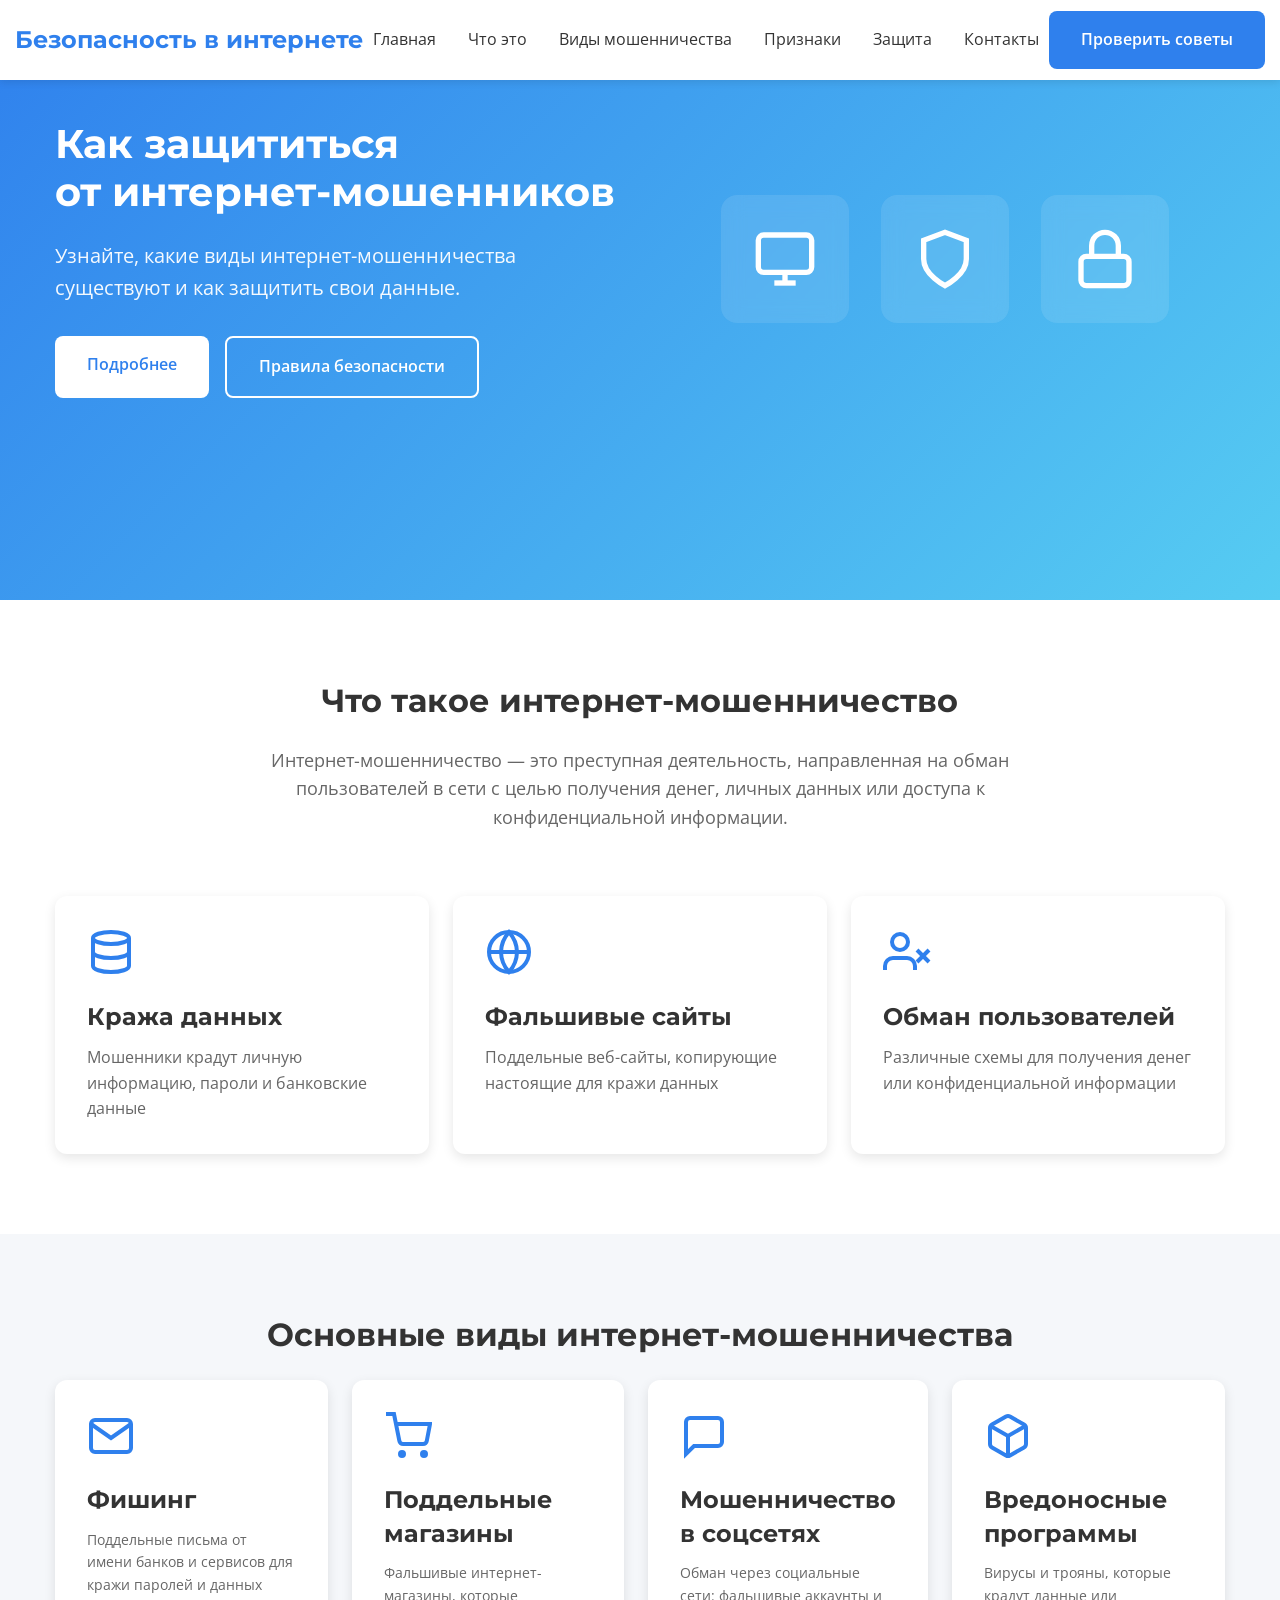
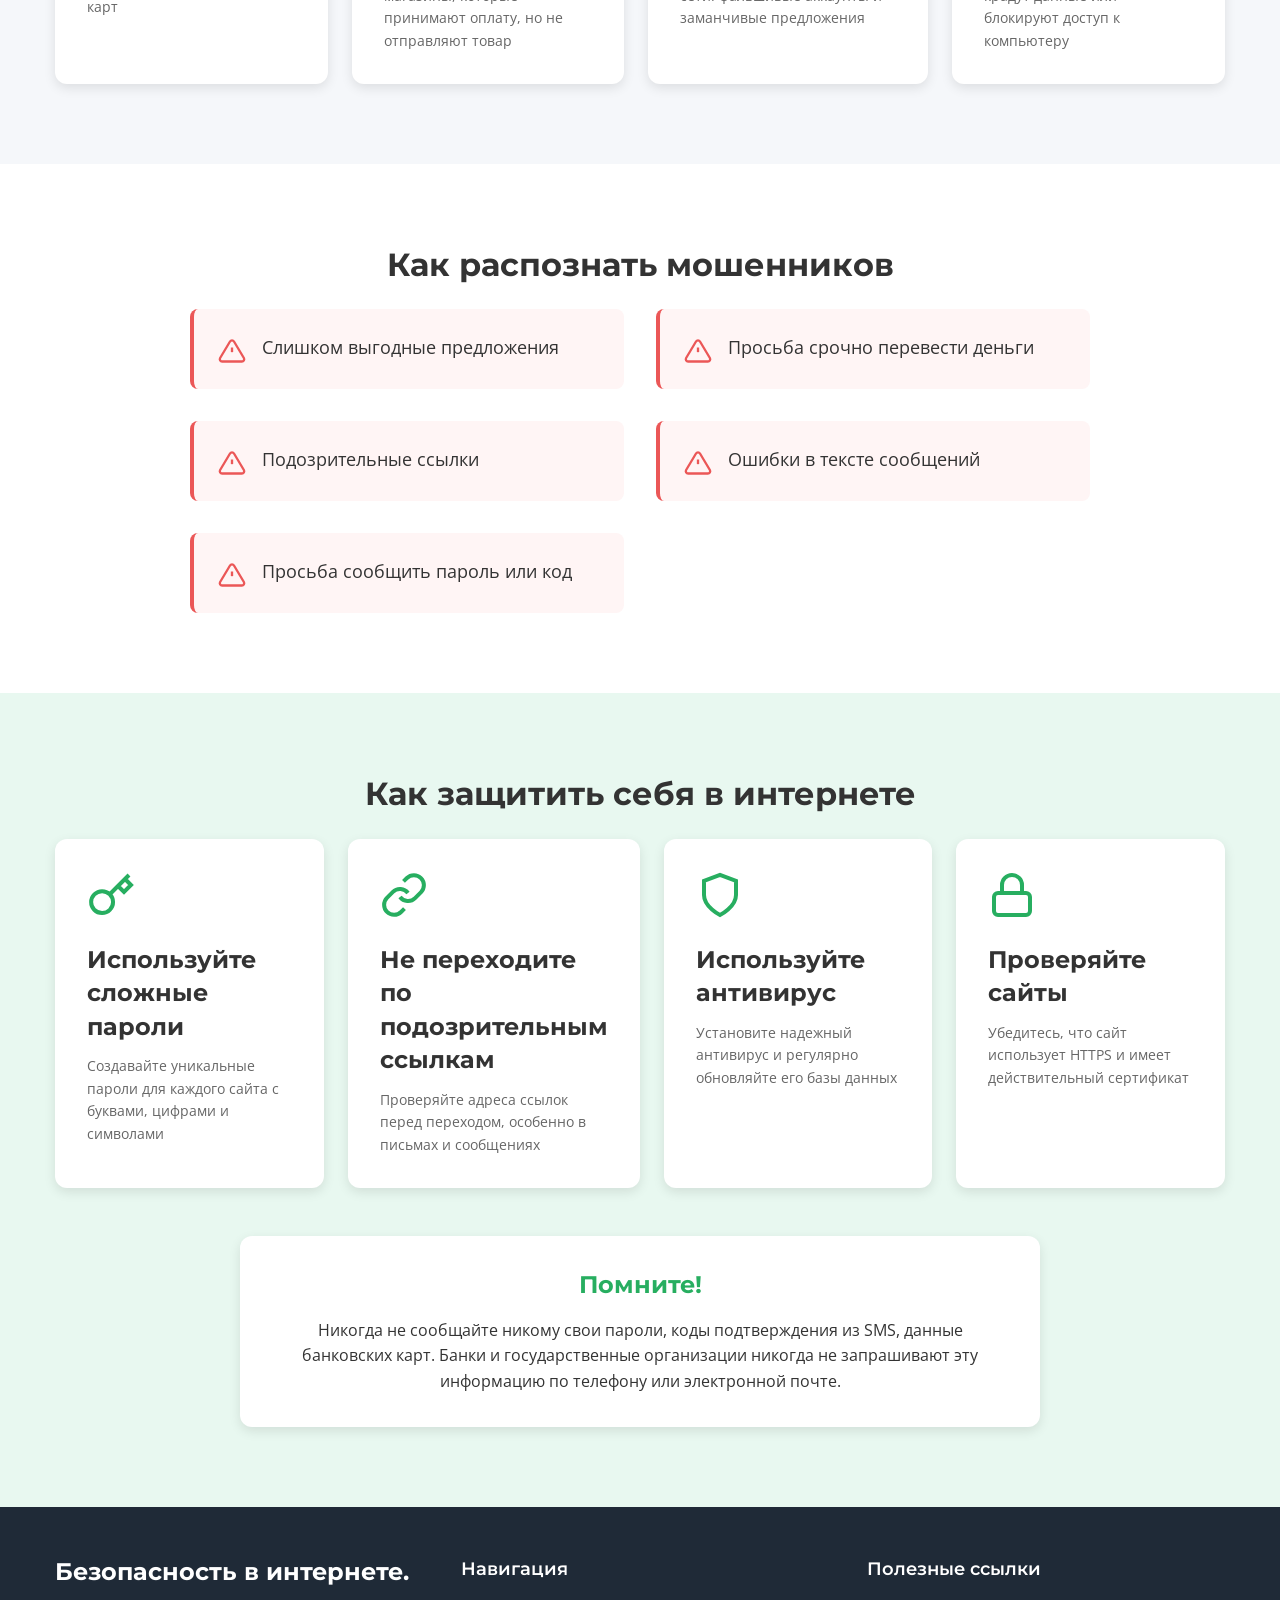
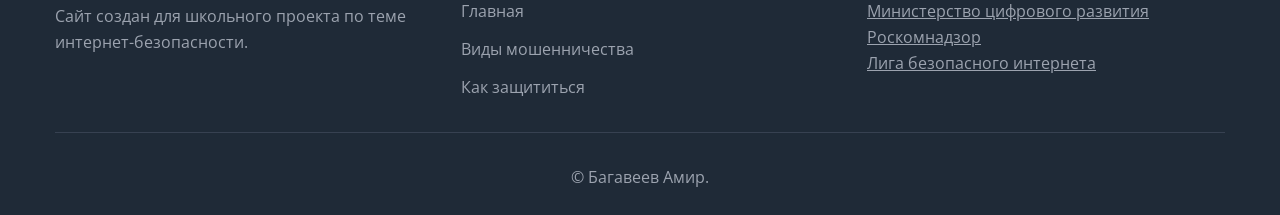
<file: index.html>
<!DOCTYPE html>
<html lang="ru">
<head>
    <meta charset="UTF-8">
    <meta name="viewport" content="width=device-width, initial-scale=1.0">
    <title>Безопасность в сети интернет. Защита от мошенников.</title>
    <link rel="stylesheet" href="styles.css">
    <link href="https://fonts.googleapis.com/css2?family=Montserrat:wght@700&family=Open+Sans:wght@400;600&display=swap" rel="stylesheet">
</head>
<body>
    <!-- Header -->
    <header class="header" id="header">
        <div class="container">
            <div class="logo">Безопасность в интернете</div>
            <nav class="nav" id="nav">
                <a href="#hero" class="nav-link">Главная</a>
                <a href="#about" class="nav-link">Что это</a>
                <a href="#types" class="nav-link">Виды мошенничества</a>
                <a href="#signs" class="nav-link">Признаки</a>
                <a href="#protection" class="nav-link">Защита</a>
                <a href="#footer" class="nav-link">Контакты</a>
            </nav>
            <a href="#protection" class="btn btn-primary desktop-only">Проверить советы</a>
            <button class="burger-menu" id="burgerMenu" aria-label="Меню">
                <span></span>
                <span></span>
                <span></span>
            </button>
        </div>
    </header>

    <!-- Mobile Menu -->
    <div class="mobile-menu" id="mobileMenu">
        <nav class="mobile-nav">
            <a href="#hero" class="mobile-nav-link">Главная</a>
            <a href="#about" class="mobile-nav-link">Что это</a>
            <a href="#types" class="mobile-nav-link">Виды мошенничества</a>
            <a href="#signs" class="mobile-nav-link">Признаки</a>
            <a href="#protection" class="mobile-nav-link">Защита</a>
            <a href="#footer" class="mobile-nav-link">Контакты</a>
            <a href="#protection" class="btn btn-primary mobile-cta">Проверить советы</a>
        </nav>
    </div>

    <!-- Hero Section -->
    <section id="hero" class="hero">
        <div class="container">
            <div class="hero-content">
                <div class="hero-text">
                    <h1>Как защититься<br>от интернет-мошенников</h1>
                    <p class="hero-subtitle">Узнайте, какие виды интернет-мошенничества существуют и как защитить свои данные.</p>
                    <div class="hero-buttons">
                        <a href="#about" class="btn btn-white">Подробнее</a>
                        <a href="#protection" class="btn btn-outline">Правила безопасности</a>
                    </div>
                </div>
                <div class="hero-illustration">
                    <div class="icon-grid">
                        <div class="icon-box">
                            <svg width="64" height="64" viewBox="0 0 24 24" fill="none" stroke="currentColor" stroke-width="2">
                                <rect x="2" y="3" width="20" height="14" rx="2" ry="2"></rect>
                                <line x1="8" y1="21" x2="16" y2="21"></line>
                                <line x1="12" y1="17" x2="12" y2="21"></line>
                            </svg>
                        </div>
                        <div class="icon-box">
                            <svg width="64" height="64" viewBox="0 0 24 24" fill="none" stroke="currentColor" stroke-width="2">
                                <path d="M12 22s8-4 8-10V5l-8-3-8 3v7c0 6 8 10 8 10z"></path>
                            </svg>
                        </div>
                        <div class="icon-box">
                            <svg width="64" height="64" viewBox="0 0 24 24" fill="none" stroke="currentColor" stroke-width="2">
                                <rect x="3" y="11" width="18" height="11" rx="2" ry="2"></rect>
                                <path d="M7 11V7a5 5 0 0 1 10 0v4"></path>
                            </svg>
                        </div>
                    </div>
                </div>
            </div>
        </div>
    </section>

    <!-- About Section -->
    <section id="about" class="section section-white">
        <div class="container">
            <h2 class="section-title">Что такое интернет-мошенничество</h2>
            <p class="section-description">
                Интернет-мошенничество — это преступная деятельность, направленная на обман пользователей в сети 
                с целью получения денег, личных данных или доступа к конфиденциальной информации.
            </p>
            <div class="cards-grid three-col">
                <div class="card">
                    <div class="card-icon">
                        <svg width="48" height="48" viewBox="0 0 24 24" fill="none" stroke="currentColor" stroke-width="2">
                            <ellipse cx="12" cy="5" rx="9" ry="3"></ellipse>
                            <path d="M21 12c0 1.66-4 3-9 3s-9-1.34-9-3"></path>
                            <path d="M3 5v14c0 1.66 4 3 9 3s9-1.34 9-3V5"></path>
                        </svg>
                    </div>
                    <h3 class="card-title">Кража данных</h3>
                    <p class="card-text">Мошенники крадут личную информацию, пароли и банковские данные</p>
                </div>
                <div class="card">
                    <div class="card-icon">
                        <svg width="48" height="48" viewBox="0 0 24 24" fill="none" stroke="currentColor" stroke-width="2">
                            <circle cx="12" cy="12" r="10"></circle>
                            <line x1="2" y1="12" x2="22" y2="12"></line>
                            <path d="M12 2a15.3 15.3 0 0 1 4 10 15.3 15.3 0 0 1-4 10 15.3 15.3 0 0 1-4-10 15.3 15.3 0 0 1 4-10z"></path>
                        </svg>
                    </div>
                    <h3 class="card-title">Фальшивые сайты</h3>
                    <p class="card-text">Поддельные веб-сайты, копирующие настоящие для кражи данных</p>
                </div>
                <div class="card">
                    <div class="card-icon">
                        <svg width="48" height="48" viewBox="0 0 24 24" fill="none" stroke="currentColor" stroke-width="2">
                            <path d="M16 21v-2a4 4 0 0 0-4-4H5a4 4 0 0 0-4 4v2"></path>
                            <circle cx="8.5" cy="7" r="4"></circle>
                            <line x1="23" y1="11" x2="17" y2="17"></line>
                            <line x1="17" y1="11" x2="23" y2="17"></line>
                        </svg>
                    </div>
                    <h3 class="card-title">Обман пользователей</h3>
                    <p class="card-text">Различные схемы для получения денег или конфиденциальной информации</p>
                </div>
            </div>
        </div>
    </section>

    <!-- Types Section -->
    <section id="types" class="section section-gray">
        <div class="container">
            <h2 class="section-title">Основные виды интернет-мошенничества</h2>
            <div class="cards-grid four-col">
                <div class="card card-hover">
                    <div class="card-icon">
                        <svg width="48" height="48" viewBox="0 0 24 24" fill="none" stroke="currentColor" stroke-width="2">
                            <path d="M4 4h16c1.1 0 2 .9 2 2v12c0 1.1-.9 2-2 2H4c-1.1 0-2-.9-2-2V6c0-1.1.9-2 2-2z"></path>
                            <polyline points="22,6 12,13 2,6"></polyline>
                        </svg>
                    </div>
                    <h3 class="card-title">Фишинг</h3>
                    <p class="card-text small">Поддельные письма от имени банков и сервисов для кражи паролей и данных карт</p>
                </div>
                <div class="card card-hover">
                    <div class="card-icon">
                        <svg width="48" height="48" viewBox="0 0 24 24" fill="none" stroke="currentColor" stroke-width="2">
                            <circle cx="9" cy="21" r="1"></circle>
                            <circle cx="20" cy="21" r="1"></circle>
                            <path d="M1 1h4l2.68 13.39a2 2 0 0 0 2 1.61h9.72a2 2 0 0 0 2-1.61L23 6H6"></path>
                        </svg>
                    </div>
                    <h3 class="card-title">Поддельные магазины</h3>
                    <p class="card-text small">Фальшивые интернет-магазины, которые принимают оплату, но не отправляют товар</p>
                </div>
                <div class="card card-hover">
                    <div class="card-icon">
                        <svg width="48" height="48" viewBox="0 0 24 24" fill="none" stroke="currentColor" stroke-width="2">
                            <path d="M21 15a2 2 0 0 1-2 2H7l-4 4V5a2 2 0 0 1 2-2h14a2 2 0 0 1 2 2z"></path>
                        </svg>
                    </div>
                    <h3 class="card-title">Мошенничество в соцсетях</h3>
                    <p class="card-text small">Обман через социальные сети: фальшивые аккаунты и заманчивые предложения</p>
                </div>
                <div class="card card-hover">
                    <div class="card-icon">
                        <svg width="48" height="48" viewBox="0 0 24 24" fill="none" stroke="currentColor" stroke-width="2">
                            <path d="M21 16V8a2 2 0 0 0-1-1.73l-7-4a2 2 0 0 0-2 0l-7 4A2 2 0 0 0 3 8v8a2 2 0 0 0 1 1.73l7 4a2 2 0 0 0 2 0l7-4A2 2 0 0 0 21 16z"></path>
                            <polyline points="3.27 6.96 12 12.01 20.73 6.96"></polyline>
                            <line x1="12" y1="22.08" x2="12" y2="12"></line>
                        </svg>
                    </div>
                    <h3 class="card-title">Вредоносные программы</h3>
                    <p class="card-text small">Вирусы и трояны, которые крадут данные или блокируют доступ к компьютеру</p>
                </div>
            </div>
        </div>
    </section>

    <!-- Signs Section -->
    <section id="signs" class="section section-white">
        <div class="container">
            <h2 class="section-title">Как распознать мошенников</h2>
            <div class="warning-grid">
                <div class="warning-card">
                    <svg width="28" height="28" viewBox="0 0 24 24" fill="none" stroke="currentColor" stroke-width="2">
                        <path d="M10.29 3.86L1.82 18a2 2 0 0 0 1.71 3h16.94a2 2 0 0 0 1.71-3L13.71 3.86a2 2 0 0 0-3.42 0z"></path>
                        <line x1="12" y1="9" x2="12" y2="13"></line>
                        <line x1="12" y1="17" x2="12.01" y2="17"></line>
                    </svg>
                    <p>Слишком выгодные предложения</p>
                </div>
                <div class="warning-card">
                    <svg width="28" height="28" viewBox="0 0 24 24" fill="none" stroke="currentColor" stroke-width="2">
                        <path d="M10.29 3.86L1.82 18a2 2 0 0 0 1.71 3h16.94a2 2 0 0 0 1.71-3L13.71 3.86a2 2 0 0 0-3.42 0z"></path>
                        <line x1="12" y1="9" x2="12" y2="13"></line>
                        <line x1="12" y1="17" x2="12.01" y2="17"></line>
                    </svg>
                    <p>Просьба срочно перевести деньги</p>
                </div>
                <div class="warning-card">
                    <svg width="28" height="28" viewBox="0 0 24 24" fill="none" stroke="currentColor" stroke-width="2">
                        <path d="M10.29 3.86L1.82 18a2 2 0 0 0 1.71 3h16.94a2 2 0 0 0 1.71-3L13.71 3.86a2 2 0 0 0-3.42 0z"></path>
                        <line x1="12" y1="9" x2="12" y2="13"></line>
                        <line x1="12" y1="17" x2="12.01" y2="17"></line>
                    </svg>
                    <p>Подозрительные ссылки</p>
                </div>
                <div class="warning-card">
                    <svg width="28" height="28" viewBox="0 0 24 24" fill="none" stroke="currentColor" stroke-width="2">
                        <path d="M10.29 3.86L1.82 18a2 2 0 0 0 1.71 3h16.94a2 2 0 0 0 1.71-3L13.71 3.86a2 2 0 0 0-3.42 0z"></path>
                        <line x1="12" y1="9" x2="12" y2="13"></line>
                        <line x1="12" y1="17" x2="12.01" y2="17"></line>
                    </svg>
                    <p>Ошибки в тексте сообщений</p>
                </div>
                <div class="warning-card">
                    <svg width="28" height="28" viewBox="0 0 24 24" fill="none" stroke="currentColor" stroke-width="2">
                        <path d="M10.29 3.86L1.82 18a2 2 0 0 0 1.71 3h16.94a2 2 0 0 0 1.71-3L13.71 3.86a2 2 0 0 0-3.42 0z"></path>
                        <line x1="12" y1="9" x2="12" y2="13"></line>
                        <line x1="12" y1="17" x2="12.01" y2="17"></line>
                    </svg>
                    <p>Просьба сообщить пароль или код</p>
                </div>
            </div>
        </div>
    </section>

    <!-- Protection Section -->
    <section id="protection" class="section section-green">
        <div class="container">
            <h2 class="section-title">Как защитить себя в интернете</h2>
            <div class="cards-grid four-col">
                <div class="card card-hover">
                    <div class="card-icon green">
                        <svg width="48" height="48" viewBox="0 0 24 24" fill="none" stroke="currentColor" stroke-width="2">
                            <path d="M21 2l-2 2m-7.61 7.61a5.5 5.5 0 1 1-7.778 7.778 5.5 5.5 0 0 1 7.777-7.777zm0 0L15.5 7.5m0 0l3 3L22 7l-3-3m-3.5 3.5L19 4"></path>
                        </svg>
                    </div>
                    <h3 class="card-title">Используйте сложные пароли</h3>
                    <p class="card-text small">Создавайте уникальные пароли для каждого сайта с буквами, цифрами и символами</p>
                </div>
                <div class="card card-hover">
                    <div class="card-icon green">
                        <svg width="48" height="48" viewBox="0 0 24 24" fill="none" stroke="currentColor" stroke-width="2">
                            <path d="M10 13a5 5 0 0 0 7.54.54l3-3a5 5 0 0 0-7.07-7.07l-1.72 1.71"></path>
                            <path d="M14 11a5 5 0 0 0-7.54-.54l-3 3a5 5 0 0 0 7.07 7.07l1.71-1.71"></path>
                        </svg>
                    </div>
                    <h3 class="card-title">Не переходите по подозрительным ссылкам</h3>
                    <p class="card-text small">Проверяйте адреса ссылок перед переходом, особенно в письмах и сообщениях</p>
                </div>
                <div class="card card-hover">
                    <div class="card-icon green">
                        <svg width="48" height="48" viewBox="0 0 24 24" fill="none" stroke="currentColor" stroke-width="2">
                            <path d="M12 22s8-4 8-10V5l-8-3-8 3v7c0 6 8 10 8 10z"></path>
                        </svg>
                    </div>
                    <h3 class="card-title">Используйте антивирус</h3>
                    <p class="card-text small">Установите надежный антивирус и регулярно обновляйте его базы данных</p>
                </div>
                <div class="card card-hover">
                    <div class="card-icon green">
                        <svg width="48" height="48" viewBox="0 0 24 24" fill="none" stroke="currentColor" stroke-width="2">
                            <rect x="3" y="11" width="18" height="11" rx="2" ry="2"></rect>
                            <path d="M7 11V7a5 5 0 0 1 10 0v4"></path>
                        </svg>
                    </div>
                    <h3 class="card-title">Проверяйте сайты</h3>
                    <p class="card-text small">Убедитесь, что сайт использует HTTPS и имеет действительный сертификат</p>
                </div>
            </div>
            <div class="reminder-box">
                <h3 class="reminder-title">Помните!</h3>
                <p class="reminder-text">
                    Никогда не сообщайте никому свои пароли, коды подтверждения из SMS, 
                    данные банковских карт. Банки и государственные организации никогда не запрашивают 
                    эту информацию по телефону или электронной почте.
                </p>
            </div>
        </div>
    </section>

    <!-- Footer -->
    <footer id="footer" class="footer">
        <div class="container">
            <div class="footer-content">
                <div class="footer-col">
                    <h3 class="footer-title">Безопасность в интернете.</h3>
                    <p class="footer-text">Сайт создан для школьного проекта по теме интернет-безопасности.</p>
                </div>
                <div class="footer-col">
                    <h4 class="footer-subtitle">Навигация</h4>
                    <nav class="footer-nav">
                        <a href="#hero" class="footer-link">Главная</a>
                        <a href="#types" class="footer-link">Виды мошенничества</a>
                        <a href="#protection" class="footer-link">Как защититься</a>
                    </nav>
                </div>
                <div class="footer-col">
                    <h4 class="footer-subtitle">Полезные ссылки</h4>
                        <a href="https://digital.gov.ru" class="footer-list-item">Министерство цифрового развития</a>
                        <a href="https://rkn.gov.ru" class="footer-list-item">Роскомнадзор</a>
                        <a href="https://ligainternet.ru" class="footer-list-item">Лига безопасного интернета</a>
                </div>
            </div>
            <div class="footer-bottom">
                <p>© Багавеев Амир.</p>
            </div>
        </div>
    </footer>

    <script src="script.js"></script>
</body>
</html>
</file>
<file: styles.css>
/* Reset and Base Styles */
* {
    margin: 0;
    padding: 0;
    box-sizing: border-box;
}

html {
    font-size: 16px;
    scroll-behavior: smooth;
}

body {
    font-family: 'Open Sans', sans-serif;
    color: #333333;
    background-color: #F5F7FA;
    line-height: 1.6;
}

h1, h2, h3, h4, h5, h6 {
    font-family: 'Montserrat', sans-serif;
    font-weight: 700;
}

h1 {
    font-size: 40px;
    line-height: 1.2;
}

h2 {
    font-size: 32px;
    line-height: 1.3;
}

h3 {
    font-size: 24px;
    line-height: 1.4;
}

p {
    font-size: 16px;
    line-height: 1.6;
}

/* Container */
.container {
    max-width: 1200px;
    margin: 0 auto;
    padding: 0 15px;
}

/* Header */
.header {
    position: fixed;
    top: 0;
    left: 0;
    right: 0;
    background-color: #FFFFFF;
    box-shadow: 0 2px 8px rgba(0, 0, 0, 0.1);
    z-index: 1000;
    height: 80px;
}

.header .container {
    max-width: 100%;     /* Позволяет контейнеру занимать почти всю ширину на больших экранах */
    margin: 0 auto;
    display: flex;
    align-items: center;
    justify-content: space-between;
    height: 100%;
}

.logo {
    font-family: 'Montserrat', sans-serif;
    font-size: 24px;
    font-weight: 700;
    color: #2F80ED;
    cursor: pointer;
}

.nav {
    display: flex;
    gap: 32px;
    align-items: center;
}

.nav-link {
    text-decoration: none;
    color: #333333;
    transition: color 0.3s;
}

.nav-link:hover {
    color: #2F80ED;
}

.burger-menu {
    display: none;
    flex-direction: column;
    gap: 5px;
    background: none;
    border: none;
    cursor: pointer;
    padding: 8px;
}

.burger-menu span {
    display: block;
    width: 25px;
    height: 3px;
    background-color: #333333;
    transition: all 0.3s;
}

.burger-menu.active span:nth-child(1) {
    transform: rotate(45deg) translate(5px, 5px);
}

.burger-menu.active span:nth-child(2) {
    opacity: 0;
}

.burger-menu.active span:nth-child(3) {
    transform: rotate(-45deg) translate(7px, -6px);
}

/* Mobile Menu */
.mobile-menu {
    display: none;
    position: fixed;
    top: 80px;
    left: 0;
    right: 0;
    background-color: #FFFFFF;
    border-top: 1px solid #e0e0e0;
    z-index: 999;
    max-height: 0;
    overflow: hidden;
    transition: max-height 0.3s ease;
}

.mobile-menu.active {
    max-height: 500px;
}

.mobile-nav {
    display: flex;
    flex-direction: column;
    padding: 16px 24px;
}

.mobile-nav-link {
    padding: 16px 0;
    text-decoration: none;
    color: #333333;
    transition: color 0.3s;
    border-bottom: 1px solid #f0f0f0;
}

.mobile-nav-link:hover {
    color: #2F80ED;
}

.mobile-cta {
    margin-top: 16px;
}

/* Buttons */
.btn {
    display: inline-block;
    padding: 16px 32px;
    font-size: 16px;
    font-weight: 600;
    text-decoration: none;
    border-radius: 8px;
    transition: all 0.3s;
    border: none;
    cursor: pointer;
    text-align: center;
}

.btn-primary {
    background-color: #2F80ED;
    color: #FFFFFF;
}

.btn-primary:hover {
    background-color: #1C6ED5;
}

.btn-white {
    background-color: #FFFFFF;
    color: #2F80ED;
}

.btn-white:hover {
    background-color: #f0f0f0;
}

.btn-outline {
    background-color: transparent;
    color: #FFFFFF;
    border: 2px solid #FFFFFF;
}

.btn-outline:hover {
    background-color: rgba(255, 255, 255, 0.1);
}

/* Sections */
.section {
    padding: 80px 0;
}

.section-white {
    background-color: #FFFFFF;
}

.section-gray {
    background-color: #F5F7FA;
}

.section-green {
    background-color: #E8F8F0;
}

.section-title {
    text-align: center;
    margin-bottom: 24px;
}

.section-description {
    text-align: center;
    max-width: 800px;
    margin: 0 auto 64px;
    font-size: 18px;
    color: #666666;
}

/* Hero Section */
.hero {
    padding-top: 120px;
    min-height: 600px;
    background: linear-gradient(135deg, #2F80ED 0%, #56CCF2 100%);
    color: #FFFFFF;
}

.hero-content {
    display: grid;
    grid-template-columns: repeat(2, minmax(0, 1fr));
    gap: 48px;
    align-items: center;
}

.hero h1 {
    color: #FFFFFF;
    margin-bottom: 24px;
}

.hero-subtitle {
    font-size: 20px;
    margin-bottom: 32px;
    opacity: 0.95;
}

.hero-buttons {
    display: flex;
    gap: 16px;
    flex-wrap: wrap;
}

.hero-illustration {
    display: flex;
    justify-content: center;
    align-items: center;
}

.icon-grid {
    display: grid;
    grid-template-columns: repeat(3, minmax(0, 1fr));
    gap: 32px;
}

.icon-box {
    aspect-ratio: 1 / 1;
    background-color: rgba(255, 255, 255, 0.1);
    backdrop-filter: blur(10px);
    padding: 32px;
    border-radius: 16px;
    display: flex;
    align-items: center;
    justify-content: center;
    transition: transform 0.3s;
}

.icon-box:hover {
    transform: scale(1.1);
}

.icon-box svg {
    color: #FFFFFF;
}

/* Cards Grid */
.cards-grid {
    display: grid;
    gap: 24px;
}

.three-col {
    grid-template-columns: repeat(3, 1fr);
}

.four-col {
    grid-template-columns: repeat(4, 1fr);
}

.card {
    background-color: #FFFFFF;
    padding: 32px;
    border-radius: 12px;
    box-shadow: 0 4px 12px rgba(0, 0, 0, 0.1);
}

.card-hover {
    transition: all 0.3s;
}

.card-hover:hover {
    box-shadow: 0 8px 24px rgba(0, 0, 0, 0.15);
    transform: translateY(-4px);
}

.card-icon {
    margin-bottom: 16px;
}

.card-icon svg {
    color: #2F80ED;
}

.card-icon.green svg {
    color: #27AE60;
}

.card-title {
    margin-bottom: 12px;
}

.card-text {
    color: #666666;
}

.card-text.small {
    font-size: 14px;
}

/* Warning Grid */
.warning-grid {
    display: grid;
    grid-template-columns: repeat(2, 1fr);
    gap: 32px;
    max-width: 900px;
    margin: 0 auto;
}

.warning-card {
    display: flex;
    align-items: flex-start;
    gap: 16px;
    padding: 24px;
    background-color: #FFF5F5;
    border-left: 4px solid #EB5757;
    border-radius: 8px;
    transition: box-shadow 0.3s;
}

.warning-card:hover {
    box-shadow: 0 4px 12px rgba(0, 0, 0, 0.1);
}

.warning-card svg {
    color: #EB5757;
    flex-shrink: 0;
    margin-top: 4px;
}

.warning-card p {
    font-size: 18px;
    color: #333333;
}

/* Reminder Box */
.reminder-box {
    margin-top: 48px;
    background-color: #FFFFFF;
    padding: 32px;
    border-radius: 12px;
    box-shadow: 0 4px 12px rgba(0, 0, 0, 0.1);
    max-width: 800px;
    margin-left: auto;
    margin-right: auto;
    text-align: center;
}

.reminder-title {
    color: #27AE60;
    margin-bottom: 16px;
}

.reminder-text {
    color: #333333;
}

/* Footer */
.footer {
    background-color: #1F2A37;
    color: #FFFFFF;
    padding: 48px 0 24px;
}

.footer-content {
    display: grid;
    grid-template-columns: repeat(3, 1fr);
    gap: 48px;
    margin-bottom: 32px;
}

.footer-col {
    display: flex;
    flex-direction: column;
}

.footer-title {
    font-size: 24px;
    color: #FFFFFF;
    margin-bottom: 16px;
}

.footer-subtitle {
    font-size: 18px;
    color: #FFFFFF;
    margin-bottom: 16px;
    font-weight: 600;
}

.footer-text {
    color: #9CA3AF;
    line-height: 1.6;
}

.footer-nav {
    display: flex;
    flex-direction: column;
    gap: 12px;
}

.footer-link {
    color: #9CA3AF;
    text-decoration: none;
    transition: color 0.3s;
}

.footer-link:hover {
    color: #FFFFFF;
}

.footer-list {
    list-style: none;
    display: flex;
    flex-direction: column;
    gap: 12px;
}

.footer-list-item {
    color: #9CA3AF;
}

.footer-bottom {
    border-top: 1px solid #374151;
    padding-top: 32px;
    text-align: center;
    color: #9CA3AF;
}

/* Responsive Design */
@media (max-width: 1000px) {
    /* Header */
    .nav {
        display: none;
    }

    .desktop-only {
        display: none;
    }

    .burger-menu {
        display: flex;
    }

    .mobile-menu {
        display: block;
    }

    /* Hero */
    .hero {
        padding-top: 100px;
        min-height: auto;
    }

    .hero-content {
        grid-template-columns: 1fr;
    }

    .hero-text {
        order: 2;
    }

    .hero-illustration {
        order: 1;
    }

    h1 {
        font-size: 32px;
    }

    h2 {
        font-size: 28px;
    }

    h3 {
        font-size: 20px;
    }

    .hero-subtitle {
        font-size: 18px;
    }

    .hero-buttons {
        flex-direction: column;
    }

    /* Cards Grid */
    .three-col,
    .four-col {
        grid-template-columns: 1fr;
    }

    /* Warning Grid */
    .warning-grid {
        grid-template-columns: 1fr;
    }

    /* Footer */
    .footer-content {
        grid-template-columns: 1fr;
        gap: 32px;
    }

    /* Sections */
    .section {
        padding: 60px 0;
    }

    .section-description {
        font-size: 16px;
    }
}

@media (min-width: 769px) and (max-width: 1024px) {
    .four-col {
        grid-template-columns: repeat(2, 1fr);
    }
}

/* Utility Classes */
.desktop-only {
    display: block;
}

@media (max-width: 768px) {
    .desktop-only {
        display: none !important;
    }
}
</file>
